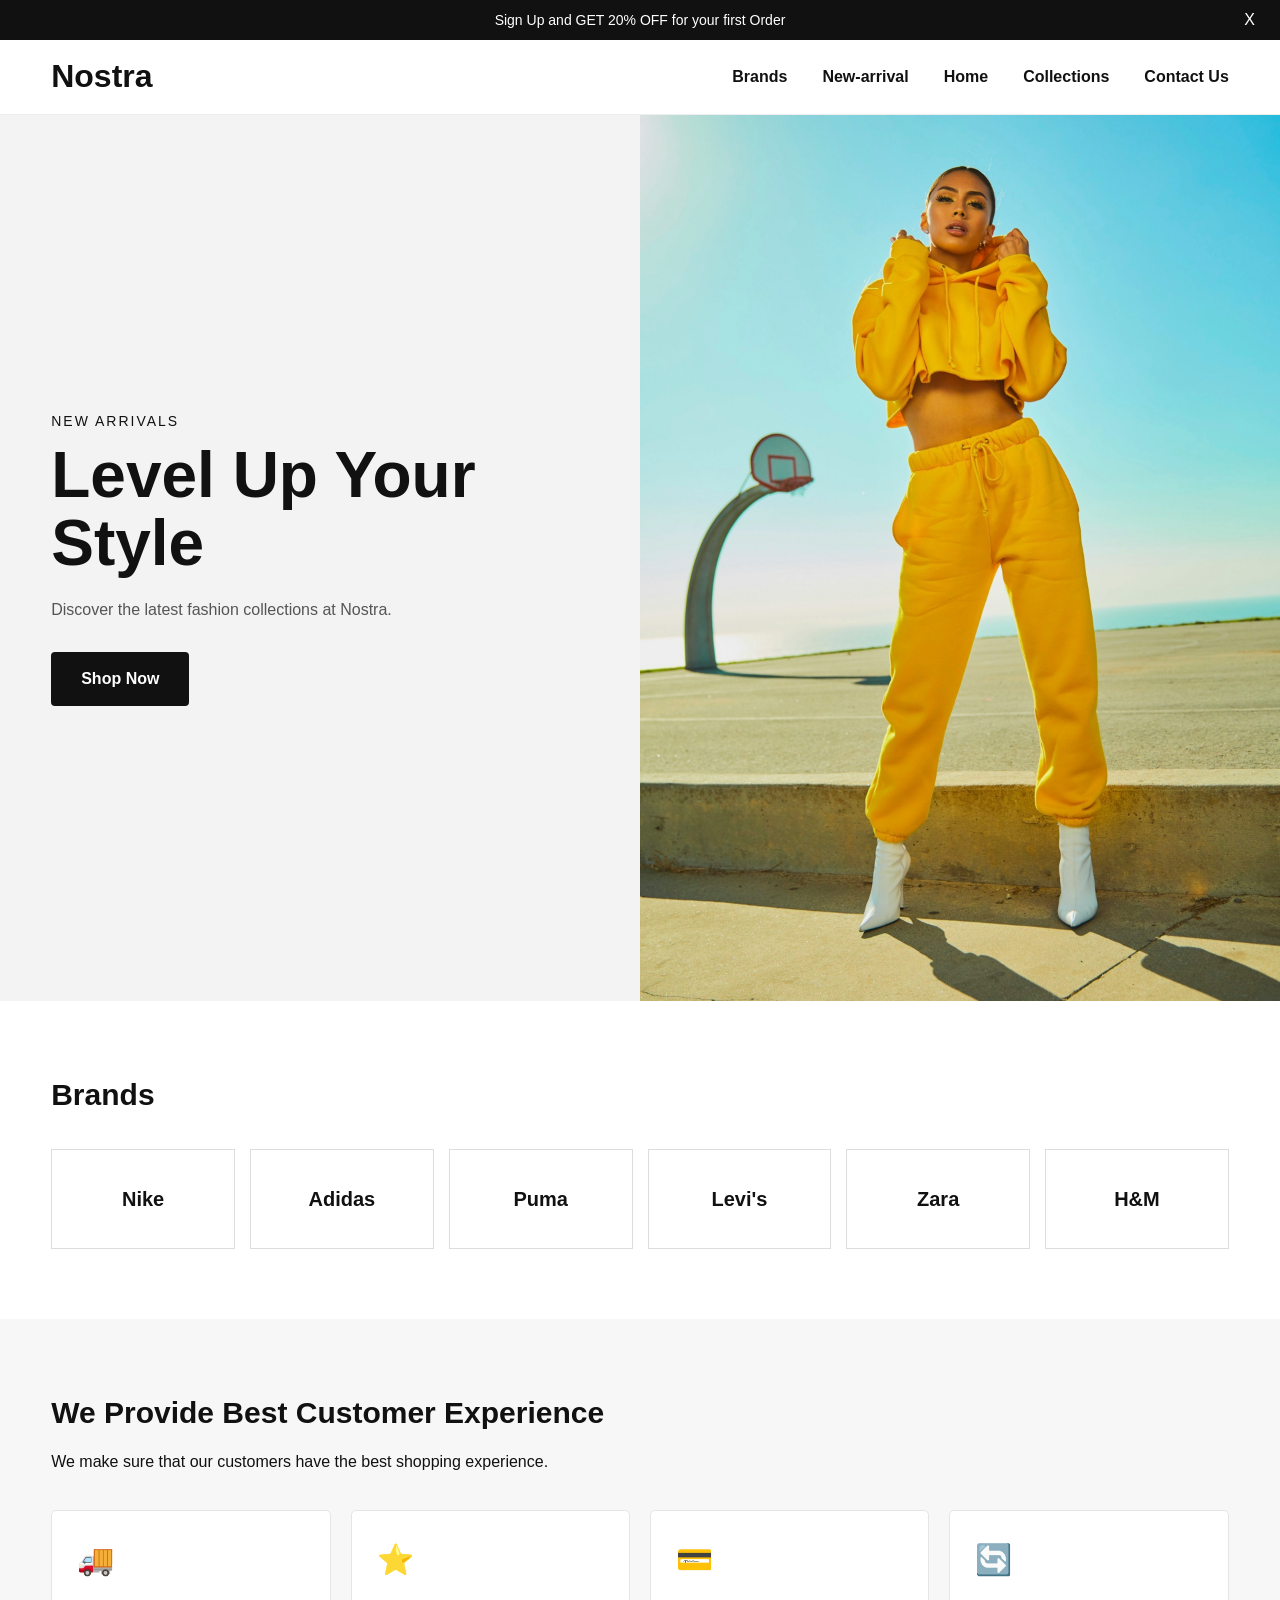
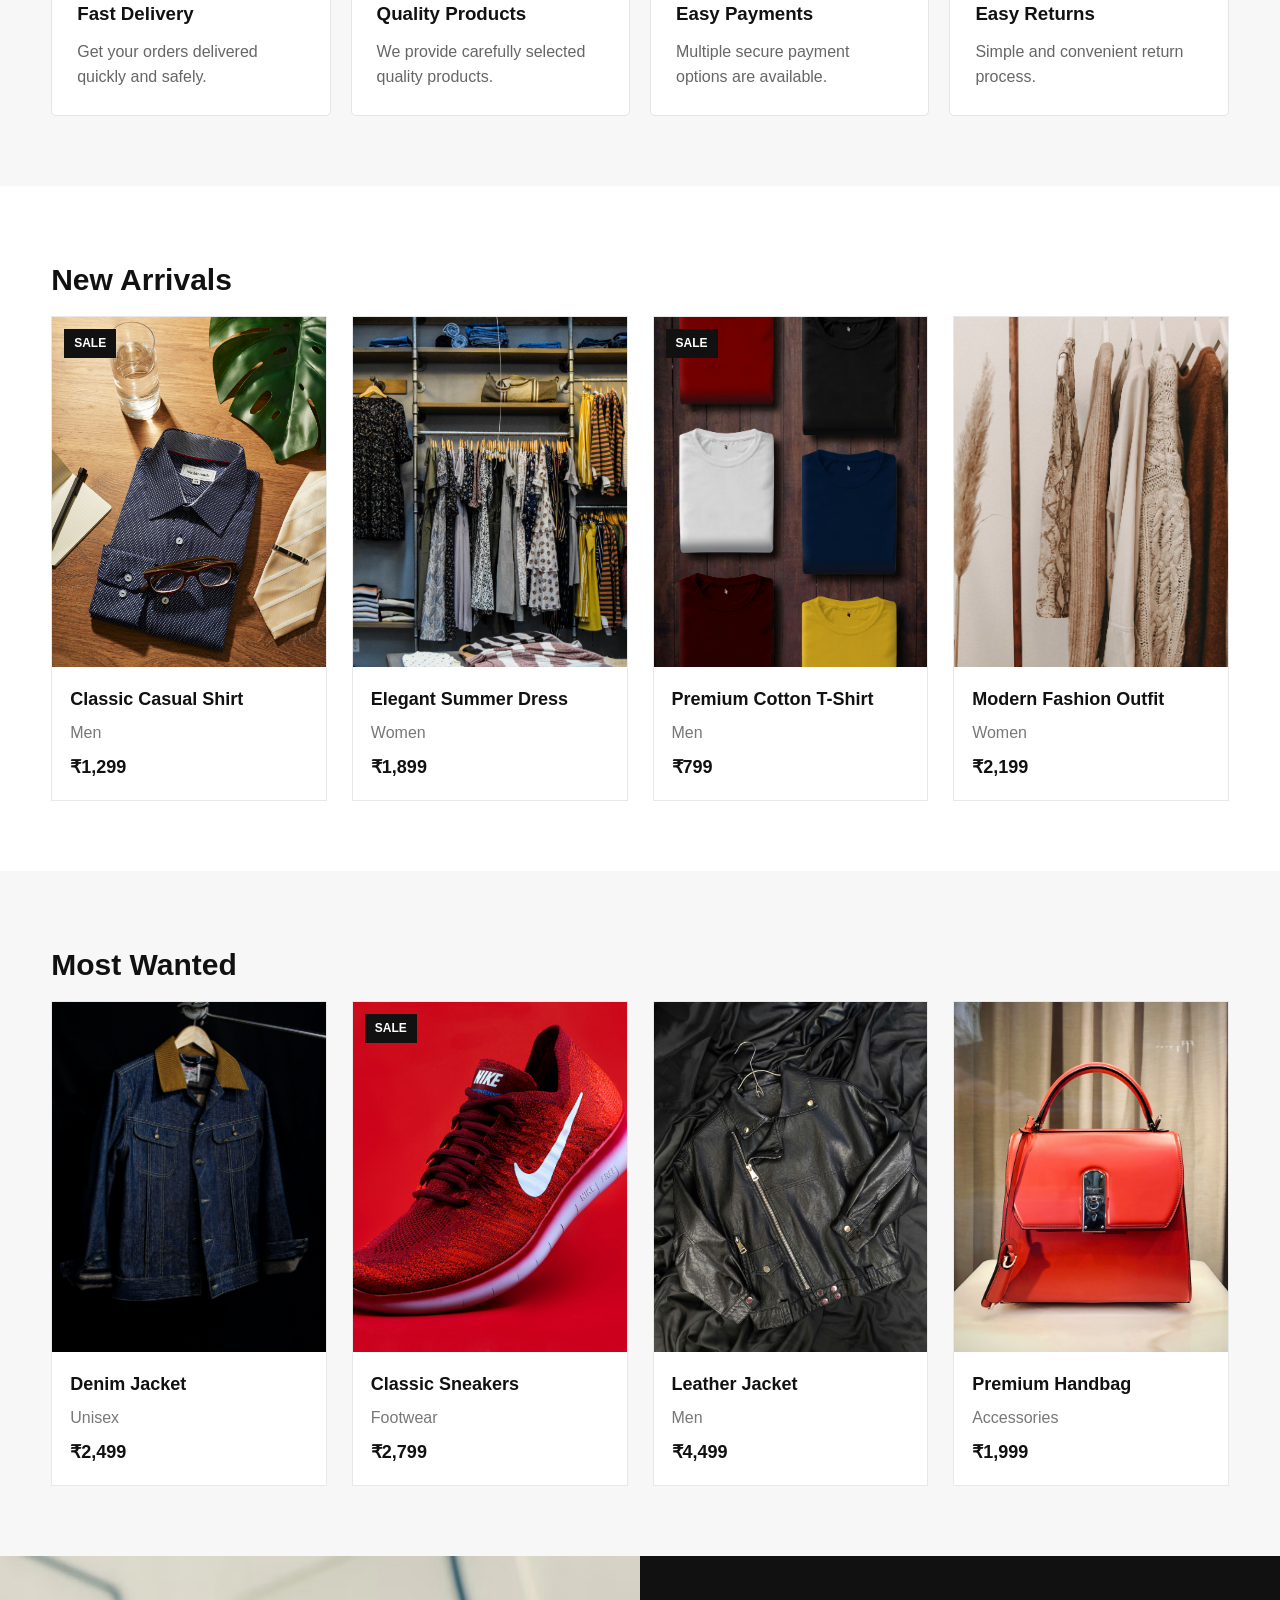
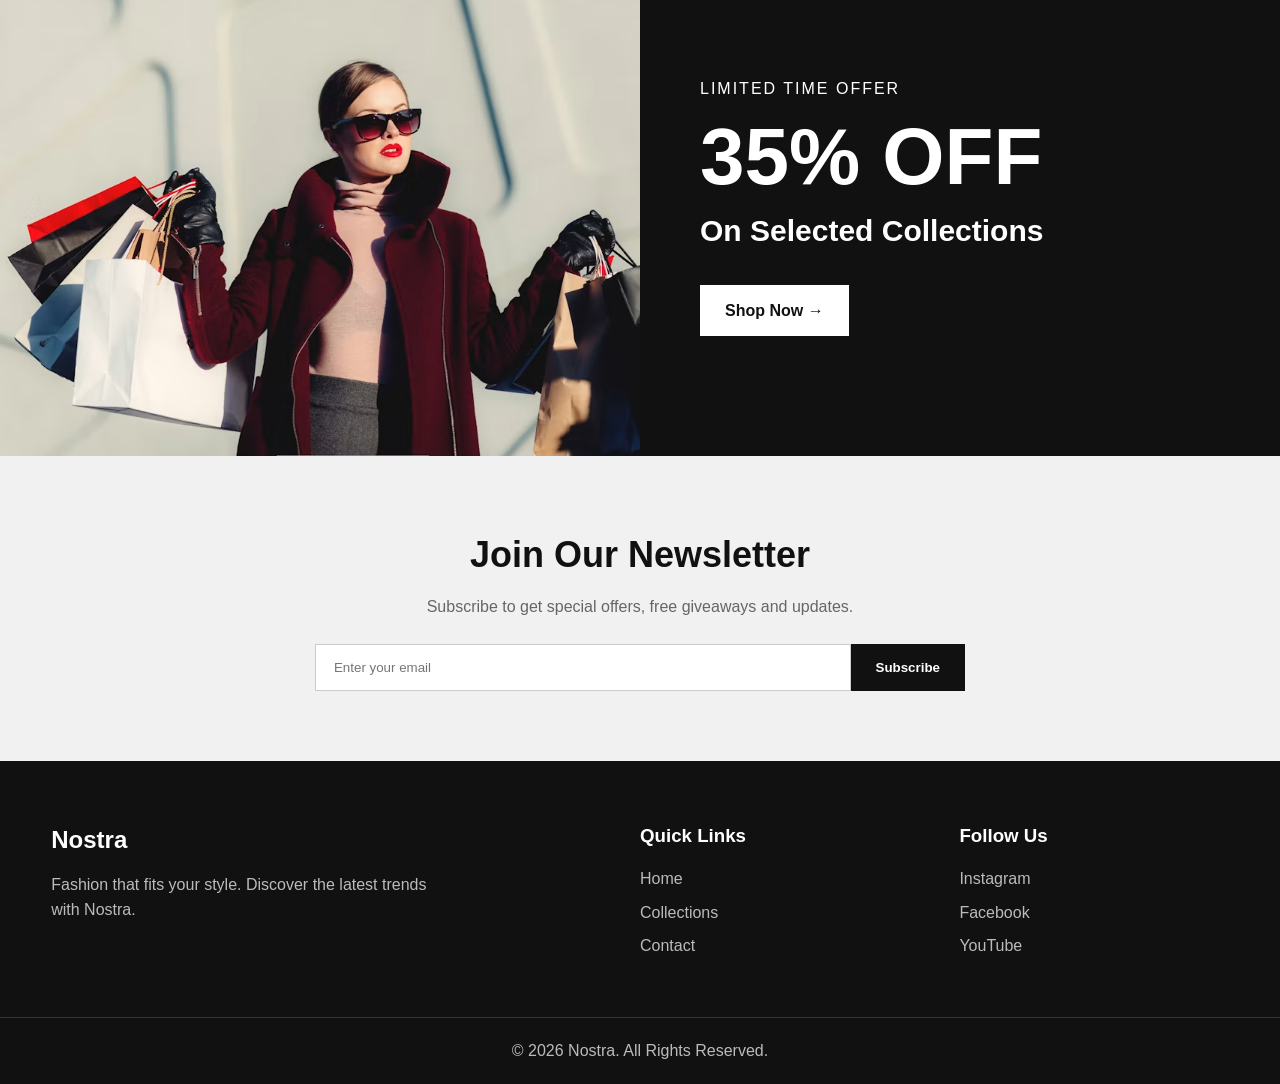
<file: index.html>
<!DOCTYPE html>
<html lang="en">

<head>
    <meta charset="UTF-8">
    <meta name="viewport" content="width=device-width, initial-scale=1.0">
    <title>Nostra | Fashion Store</title>
    <link rel="stylesheet" href="style.css">
</head>

<body>

    <!-- Offer Bar -->
    <div class="offer-bar">
        <p>Sign Up and GET 20% OFF for your first Order</p>
        <button id="offerClose">X</button>
    </div>

    <!-- Navbar -->
    <nav class="navbar">
        <div class="logo">Nostra</div>

        <ul class="nav-links" id="navLinks">
            <li><a href="#Brands">Brands</a></li>
            <li><a href="#New-arrival">New-arrival</a></li>
            <li><a href="index.html">Home</a></li>
            <li><a href="collections.html">Collections</a></li>
            <li><a href="contact.html">Contact Us</a></li>
        </ul>

        <button class="menu-btn" id="menuBtn">☰</button>
    </nav>

    <!-- Hero -->
    <section class="hero">

        <div class="hero-content">
            <p class="hero-small">New Arrivals</p>
            <h1>Level Up Your Style</h1>
            <p>Discover the latest fashion collections at Nostra.</p>

            <a href="collections.html" class="hero-btn">Shop Now</a>
        </div>

        <div class="hero-image">
            <img src="./image/fashion.jpg"
                alt="Fashion model">
        </div>

    </section>

    <!-- Brands -->
    <section class="section">
        <div class="container">

            <h2 id="Brands" class="section-title">Brands</h2>

            <div class="brands">
                <div class="brand">Nike</div>
                <div class="brand">Adidas</div>
                <div class="brand">Puma</div>
                <div class="brand">Levi's</div>
                <div class="brand">Zara</div>
                <div class="brand">H&M</div>
            </div>

        </div>
    </section>

    <!-- Customer Experience -->
    <section class="experience">
        <div class="container">

            <div class="section-heading-row">
                <div>
                    <h2 class="section-title">We Provide Best Customer Experience</h2>
                    <p>We make sure that our customers have the best shopping experience.</p>
                </div>
            </div>

            <div class="experience-grid">

                <div class="experience-card">
                    <span>🚚</span>
                    <h3>Fast Delivery</h3>
                    <p>Get your orders delivered quickly and safely.</p>
                </div>

                <div class="experience-card">
                    <span>⭐</span>
                    <h3>Quality Products</h3>
                    <p>We provide carefully selected quality products.</p>
                </div>

                <div class="experience-card">
                    <span>💳</span>
                    <h3>Easy Payments</h3>
                    <p>Multiple secure payment options are available.</p>
                </div>

                <div class="experience-card">
                    <span>🔄</span>
                    <h3>Easy Returns</h3>
                    <p>Simple and convenient return process.</p>
                </div>

            </div>

        </div>
    </section>

    <!-- New Arrivals -->
    <section id="New-arrival" class="section">
        <div class="container">

            <h2 class="section-title">New Arrivals</h2>

            <div class="product-grid">

                <div class="product-card">
                    <div class="product-image">
                        <span class="sale-tag">SALE</span>
                        <img src="./image/casual shirt.jpg"
                            alt="Casual shirt">
                    </div>

                    <div class="product-info">
                        <h3>Classic Casual Shirt</h3>
                        <p>Men</p>
                        <strong>₹1,299</strong>
                    </div>
                </div>

                <div class="product-card">
                    <div class="product-image">
                        <img src="./image/women dress.jpg"
                            alt="Women dress">
                    </div>

                    <div class="product-info">
                        <h3>Elegant Summer Dress</h3>
                        <p>Women</p>
                        <strong>₹1,899</strong>
                    </div>
                </div>

                <div class="product-card">
                    <div class="product-image">
                        <span class="sale-tag">SALE</span>
                        <img src="./image/tshirt.jpg"
                            alt="T-shirt">
                    </div>

                    <div class="product-info">
                        <h3>Premium Cotton T-Shirt</h3>
                        <p>Men</p>
                        <strong>₹799</strong>
                    </div>
                </div>

                <div class="product-card">
                    <div class="product-image">
                        <img src="./image/fashion outfit.jpg"
                            alt="Fashion outfit">
                    </div>

                    <div class="product-info">
                        <h3>Modern Fashion Outfit</h3>
                        <p>Women</p>
                        <strong>₹2,199</strong>
                    </div>
                </div>

            </div>

        </div>
    </section>

    <!-- Most Wanted -->
    <section class="section light-section">
        <div class="container">

            <h2 class="section-title">Most Wanted</h2>

            <div class="product-grid">

                <div class="product-card">
                    <div class="product-image">
                        <img src="./image/denim jacket.jpg"
                            alt="Denim jacket">
                    </div>

                    <div class="product-info">
                        <h3>Denim Jacket</h3>
                        <p>Unisex</p>
                        <strong>₹2,499</strong>
                    </div>
                </div>

                <div class="product-card">
                    <div class="product-image">
                        <span class="sale-tag">SALE</span>
                        <img src="./image/sneakers.jpg"
                            alt="Sneakers">
                    </div>

                    <div class="product-info">
                        <h3>Classic Sneakers</h3>
                        <p>Footwear</p>
                        <strong>₹2,799</strong>
                    </div>
                </div>

                <div class="product-card">
                    <div class="product-image">
                        <img src="./image/leatherjacket.jpg"
                            alt="Leather jacket">
                    </div>

                    <div class="product-info">
                        <h3>Leather Jacket</h3>
                        <p>Men</p>
                        <strong>₹4,499</strong>
                    </div>
                </div>

                <div class="product-card">
                    <div class="product-image">
                        <img src="./image/handbag.jpg"
                            alt="Handbag">
                    </div>

                    <div class="product-info">
                        <h3>Premium Handbag</h3>
                        <p>Accessories</p>
                        <strong>₹1,999</strong>
                    </div>
                </div>

            </div>

        </div>
    </section>

    <!-- Limited Offer -->
    <section class="limited-offer">
        <div class="limited-image">
            <img src="./image/offer fashion.avif"
                alt="Limited fashion offer">
        </div>

        <div class="limited-content">
            <p>Limited Time Offer</p>
            <h2>35% OFF</h2>
            <h3>On Selected Collections</h3>
            <a href="collections.html">Shop Now →</a>
        </div>
    </section>

    <!-- Newsletter -->
    <section class="newsletter">
        <div class="container">

            <h2>Join Our Newsletter</h2>
            <p>Subscribe to get special offers, free giveaways and updates.</p>

            <form id="newsletterForm">
                <input type="email" id="newsletterEmail" placeholder="Enter your email" required>
                <button type="submit">Subscribe</button>
            </form>

        </div>
    </section>

    <!-- Footer -->
    <footer class="footer">

        <div class="container footer-grid">

            <div>
                <h2>Nostra</h2>
                <p>
                    Fashion that fits your style.
                    Discover the latest trends with Nostra.
                </p>
            </div>

            <div>
                <h3>Quick Links</h3>
                <a href="index.html">Home</a>
                <a href="collections.html">Collections</a>
                <a href="contact.html">Contact</a>
            </div>

            <div>
                <h3>Follow Us</h3>
                <a href="#">Instagram</a>
                <a href="#">Facebook</a>
                <a href="#">YouTube</a>
            </div>

        </div>

        <div class="copyright">
            <p>© 2026 Nostra. All Rights Reserved.</p>
        </div>

    </footer>

    <script src="script.js"></script>

</body>

</html>
</file>
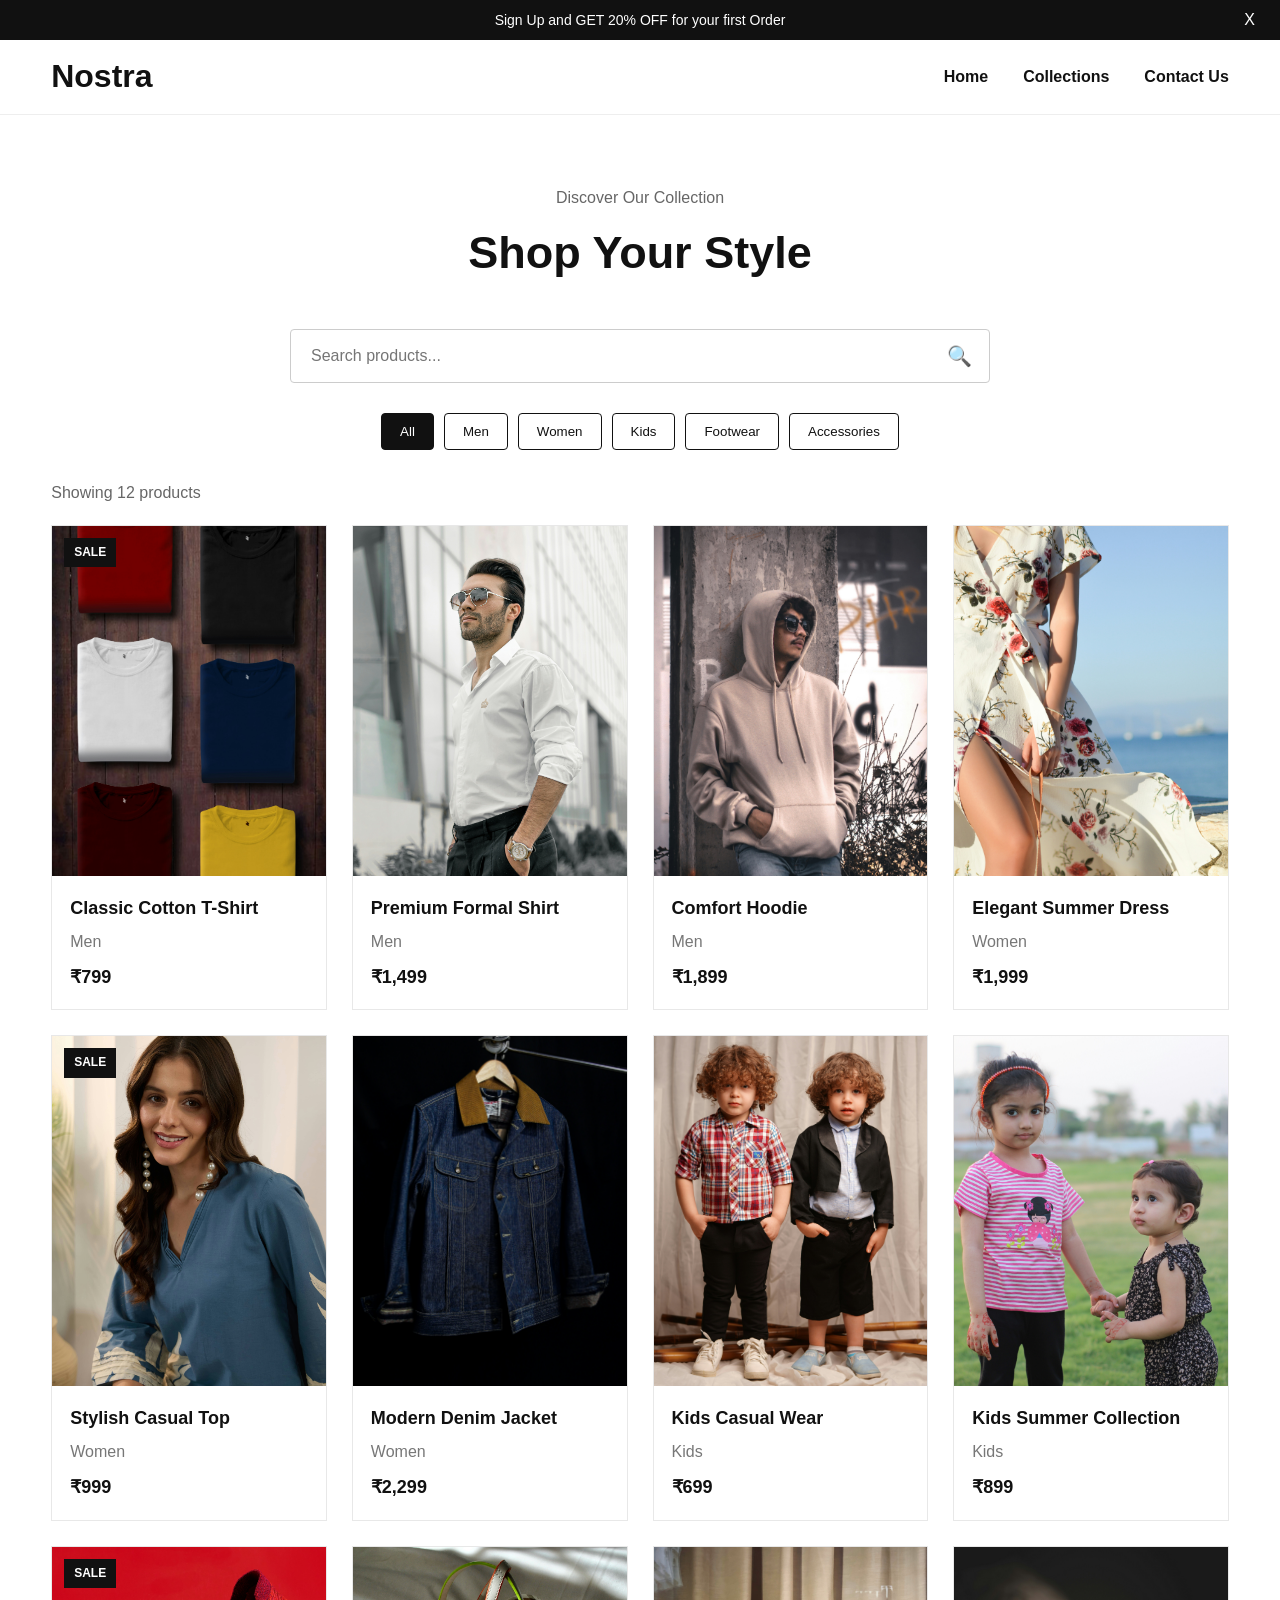
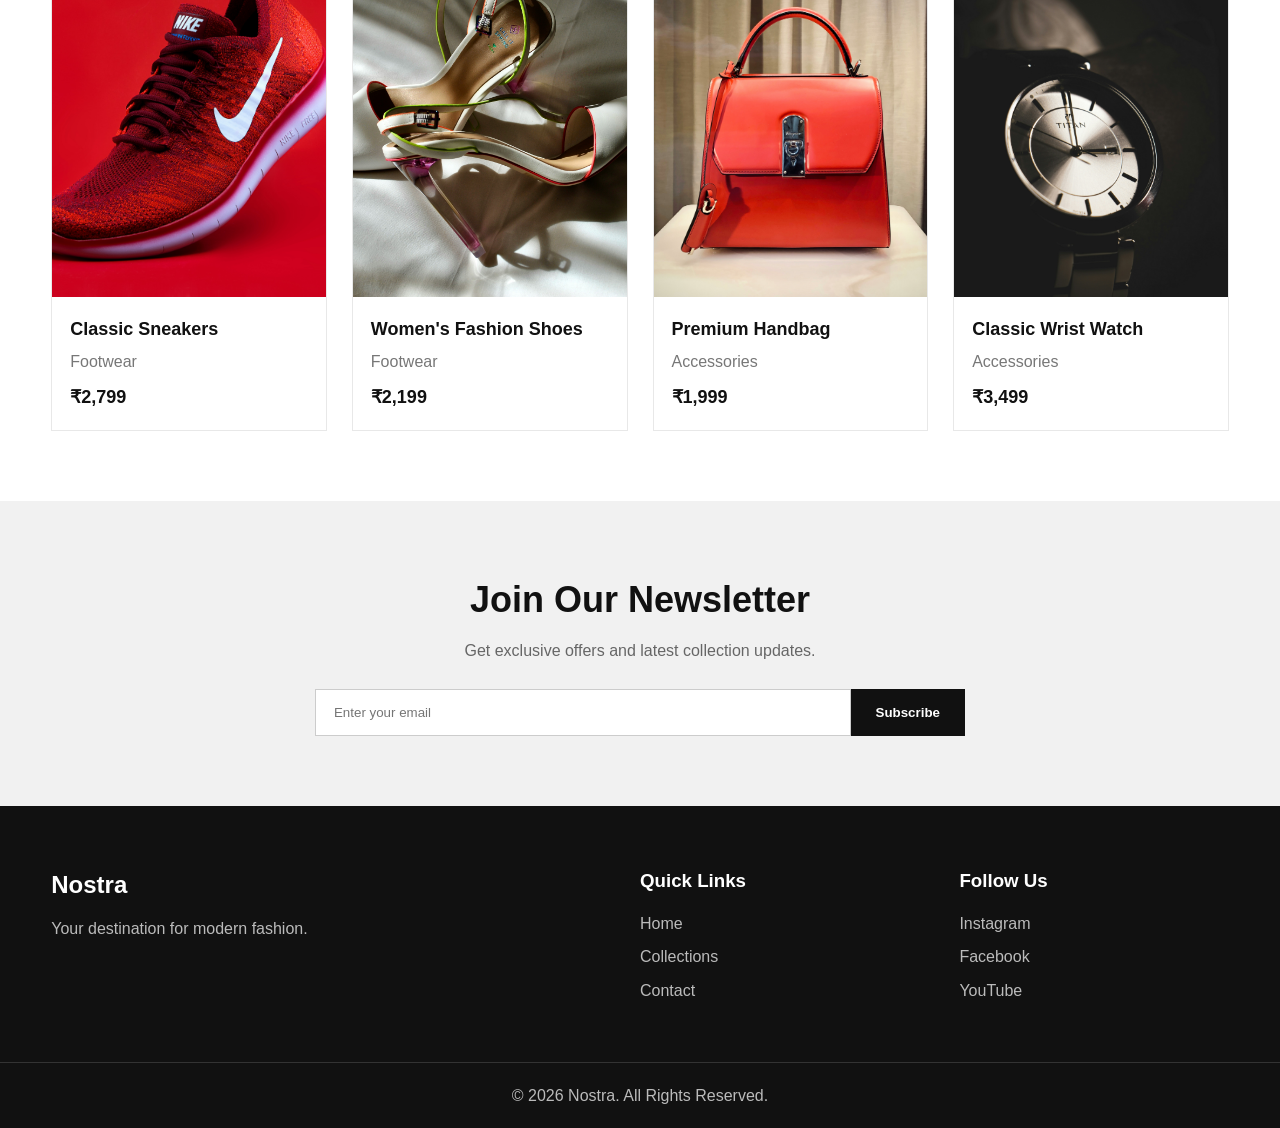
<file: collections.html>
<!DOCTYPE html>
<html lang="en">

<head>
    <meta charset="UTF-8">
    <meta name="viewport" content="width=device-width, initial-scale=1.0">
    <title>Nostra | Collections</title>
    <link rel="stylesheet" href="style.css">
</head>

<body>

    <!-- Offer Bar -->
    <div class="offer-bar">
        <p>Sign Up and GET 20% OFF for your first Order</p>
        <button id="offerClose">X</button>
    </div>

    <!-- Navbar -->
    <nav class="navbar">

        <div class="logo">Nostra</div>

        <ul class="nav-links" id="navLinks">
            <li><a href="index.html">Home</a></li>
            <li><a href="collections.html">Collections</a></li>
            <li><a href="contact.html">Contact Us</a></li>
        </ul>

        <button class="menu-btn" id="menuBtn">☰</button>

    </nav>

    <!-- Collections -->
    <main class="collections-page">

        <div class="container">

            <div class="collections-header">
                <p>Discover Our Collection</p>
                <h1>Shop Your Style</h1>
            </div>

            <!-- Search -->
            <div class="search-container">
                <input
                    type="text"
                    id="searchInput"
                    placeholder="Search products..."
                    autocomplete="off"
                >
                <span>🔍</span>
            </div>

            <!-- Filters -->
            <div class="filter-container">

                <button class="filter-btn active" data-filter="all">
                    All
                </button>

                <button class="filter-btn" data-filter="men">
                    Men
                </button>

                <button class="filter-btn" data-filter="women">
                    Women
                </button>

                <button class="filter-btn" data-filter="kids">
                    Kids
                </button>

                <button class="filter-btn" data-filter="footwear">
                    Footwear
                </button>

                <button class="filter-btn" data-filter="accessories">
                    Accessories
                </button>

            </div>

            <!-- Product count -->
            <div class="result-info">
                <p id="productCount">Showing 12 products</p>
            </div>

            <!-- Products -->
            <div class="collection-grid" id="productContainer">

                <!-- Product 1 -->
                <div class="collection-card" data-category="men">
                    <div class="collection-image">
                        <span class="sale-tag">SALE</span>

                        <img
                            src="./image/tshirt.jpg"
                            alt="Men T Shirt"
                        >
                    </div>

                    <div class="collection-info">
                        <h3>Classic Cotton T-Shirt</h3>
                        <p>Men</p>
                        <strong>₹799</strong>
                    </div>
                </div>

                <!-- Product 2 -->
                <div class="collection-card" data-category="men">
                    <div class="collection-image">
                        <img
                            src="./image/Premium Formal Shirt.jpg"
                            alt="Men Shirt"
                        >
                    </div>

                    <div class="collection-info">
                        <h3>Premium Formal Shirt</h3>
                        <p>Men</p>
                        <strong>₹1,499</strong>
                    </div>
                </div>

                <!-- Product 3 -->
                <div class="collection-card" data-category="men">
                    <div class="collection-image">
                        <img
                            src="./image/Comfort Hoodie.jpg"
                            alt="Men Hoodie"
                        >
                    </div>

                    <div class="collection-info">
                        <h3>Comfort Hoodie</h3>
                        <p>Men</p>
                        <strong>₹1,899</strong>
                    </div>
                </div>

                <!-- Product 4 -->
                <div class="collection-card" data-category="women">
                    <div class="collection-image">
                        <img
                            src="./image/Elegant Summer Dress.jpg"
                            alt="Women dress"
                        >
                    </div>

                    <div class="collection-info">
                        <h3>Elegant Summer Dress</h3>
                        <p>Women</p>
                        <strong>₹1,999</strong>
                    </div>
                </div>

                <!-- Product 5 -->
                <div class="collection-card" data-category="women">
                    <div class="collection-image">
                        <span class="sale-tag">SALE</span>

                        <img
                            src="./image/Stylish Casual Top.jpg"
                            alt="Women top"
                        >
                    </div>

                    <div class="collection-info">
                        <h3>Stylish Casual Top</h3>
                        <p>Women</p>
                        <strong>₹999</strong>
                    </div>
                </div>

                <!-- Product 6 -->
                <div class="collection-card" data-category="women">
                    <div class="collection-image">
                        <img
                            src="./image/denim jacket.jpg"
                            alt="Women jacket"
                        >
                    </div>

                    <div class="collection-info">
                        <h3>Modern Denim Jacket</h3>
                        <p>Women</p>
                        <strong>₹2,299</strong>
                    </div>
                </div>

                <!-- Product 7 -->
                <div class="collection-card" data-category="kids">
                    <div class="collection-image">
                        <img
                            src="./image/Kids Casual Wear.jpg"
                            alt="Kids clothes"
                        >
                    </div>

                    <div class="collection-info">
                        <h3>Kids Casual Wear</h3>
                        <p>Kids</p>
                        <strong>₹699</strong>
                    </div>
                </div>

                <!-- Product 8 -->
                <div class="collection-card" data-category="kids">
                    <div class="collection-image">
                        <img
                            src="./image/Kids Summer Collection.jpg"
                            alt="Kids fashion"
                        >
                    </div>

                    <div class="collection-info">
                        <h3>Kids Summer Collection</h3>
                        <p>Kids</p>
                        <strong>₹899</strong>
                    </div>
                </div>

                <!-- Product 9 -->
                <div class="collection-card" data-category="footwear">
                    <div class="collection-image">
                        <span class="sale-tag">SALE</span>

                        <img
                            src="./image/sneakers.jpg"
                            alt="Sneakers"
                        >
                    </div>

                    <div class="collection-info">
                        <h3>Classic Sneakers</h3>
                        <p>Footwear</p>
                        <strong>₹2,799</strong>
                    </div>
                </div>

                <!-- Product 10 -->
                <div class="collection-card" data-category="footwear">
                    <div class="collection-image">
                        <img
                            src="./image/Women's Fashion Shoes.jpg"
                            alt="Women shoes"
                        >
                    </div>

                    <div class="collection-info">
                        <h3>Women's Fashion Shoes</h3>
                        <p>Footwear</p>
                        <strong>₹2,199</strong>
                    </div>
                </div>

                <!-- Product 11 -->
                <div class="collection-card" data-category="accessories">
                    <div class="collection-image">
                        <img
                            src="./image/handbag.jpg"
                            alt="Handbag"
                        >
                    </div>

                    <div class="collection-info">
                        <h3>Premium Handbag</h3>
                        <p>Accessories</p>
                        <strong>₹1,999</strong>
                    </div>
                </div>

                <!-- Product 12 -->
                <div class="collection-card" data-category="accessories">
                    <div class="collection-image">
                        <img
                            src="./image/Classic Wrist Watch.jpg"
                            alt="Watch"
                        >
                    </div>

                    <div class="collection-info">
                        <h3>Classic Wrist Watch</h3>
                        <p>Accessories</p>
                        <strong>₹3,499</strong>
                    </div>
                </div>

            </div>

            <!-- No result -->
            <div class="no-result" id="noResult">
                <h2>No Products Found</h2>
                <p>Try another search or category.</p>
            </div>

        </div>

    </main>

    <!-- Newsletter -->
    <section class="newsletter">
        <div class="container">

            <h2>Join Our Newsletter</h2>
            <p>Get exclusive offers and latest collection updates.</p>

            <form id="newsletterForm">
                <input
                    type="email"
                    id="newsletterEmail"
                    placeholder="Enter your email"
                    required
                >
                <button type="submit">Subscribe</button>
            </form>

        </div>
    </section>

    <!-- Footer -->
    <footer class="footer">

        <div class="container footer-grid">

            <div>
                <h2>Nostra</h2>
                <p>Your destination for modern fashion.</p>
            </div>

            <div>
                <h3>Quick Links</h3>
                <a href="index.html">Home</a>
                <a href="collections.html">Collections</a>
                <a href="contact.html">Contact</a>
            </div>

            <div>
                <h3>Follow Us</h3>
                <a href="#">Instagram</a>
                <a href="#">Facebook</a>
                <a href="#">YouTube</a>
            </div>

        </div>

        <div class="copyright">
            <p>© 2026 Nostra. All Rights Reserved.</p>
        </div>

    </footer>

    <script src="script.js"></script>

</body>

</html>
</file>
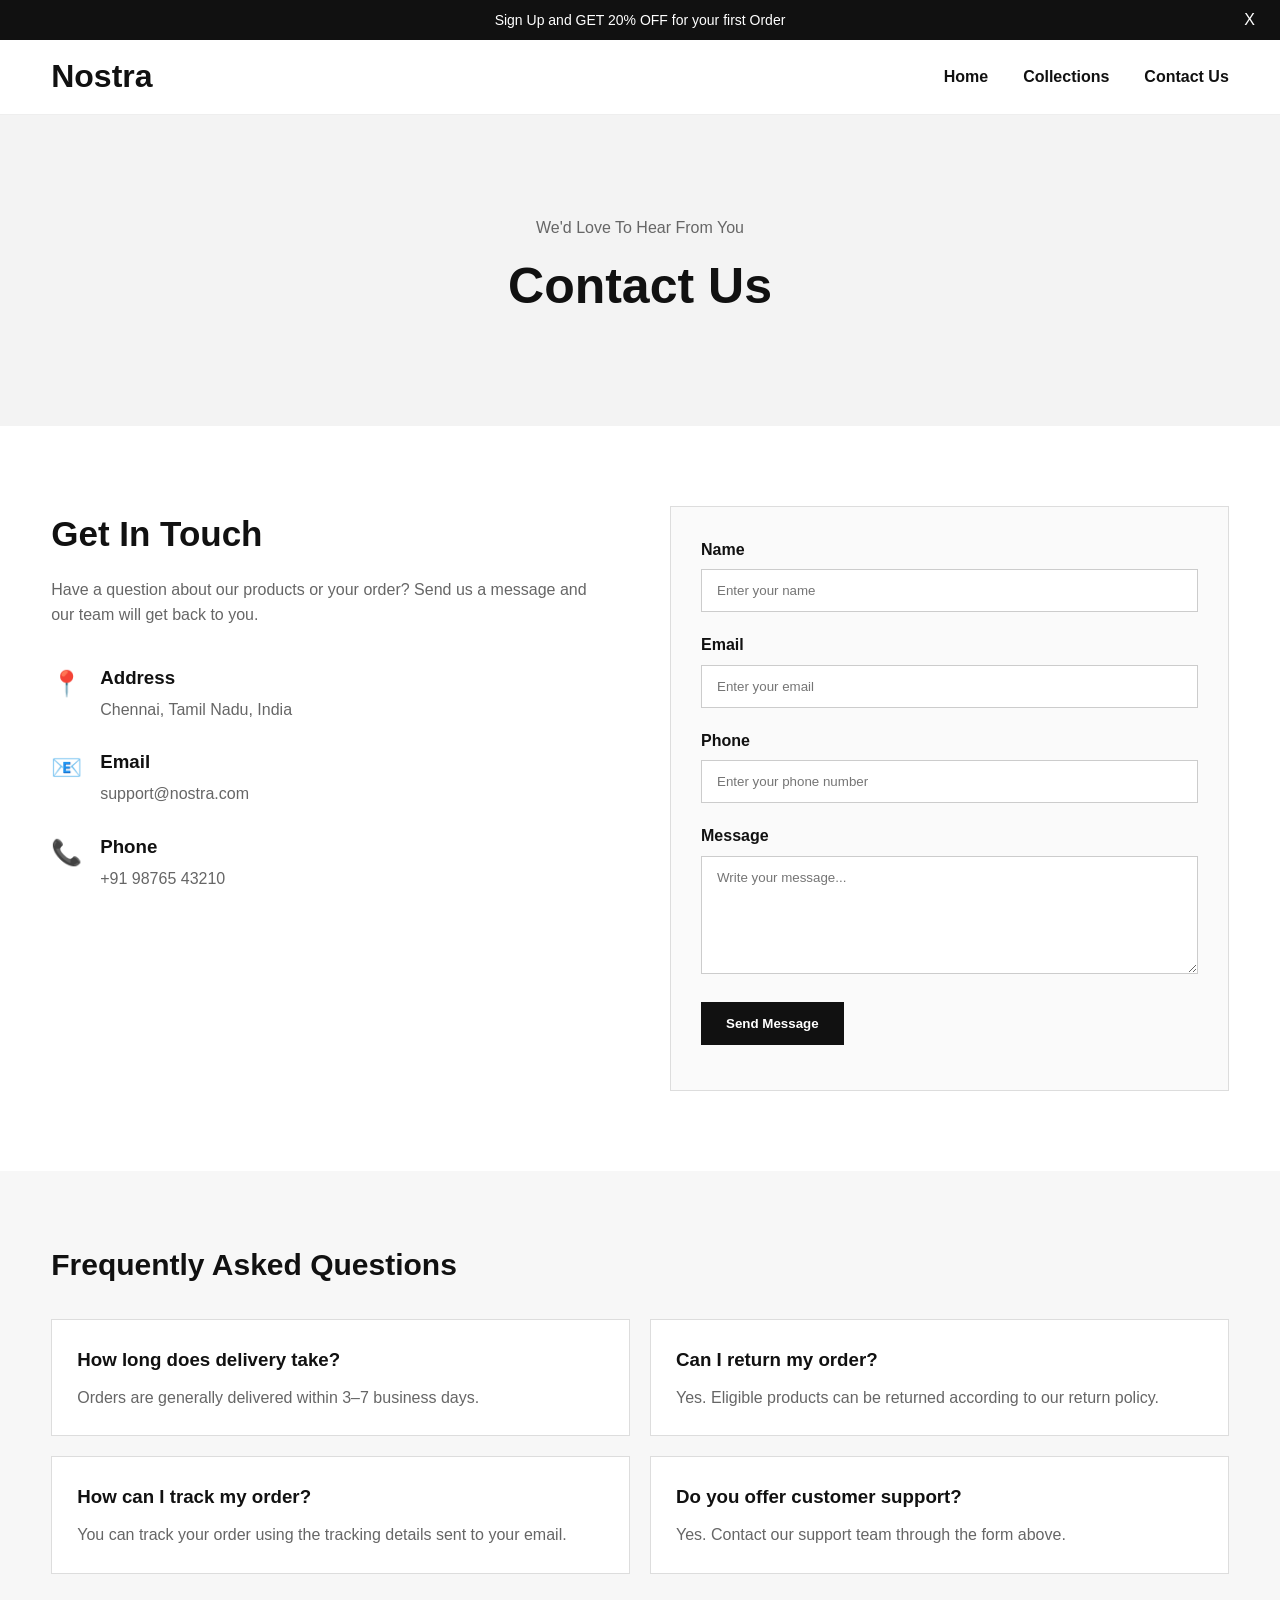
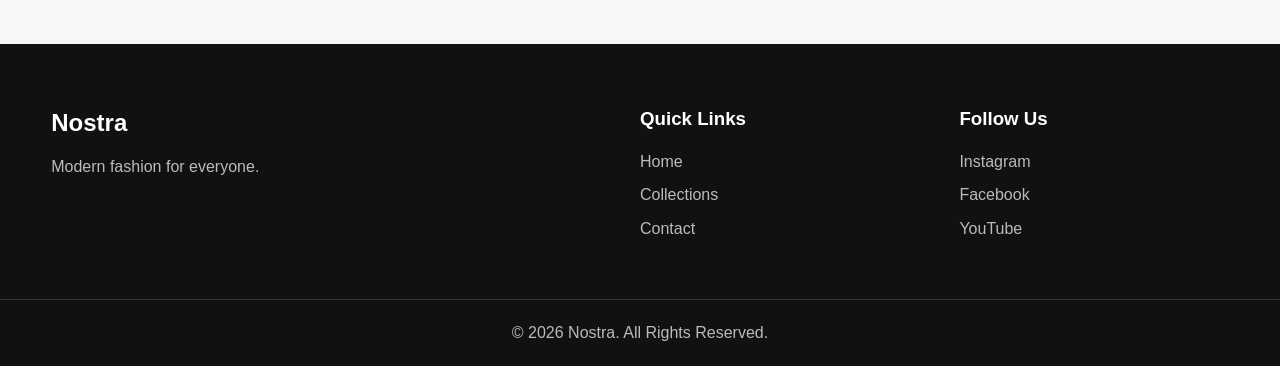
<file: contact.html>
<!DOCTYPE html>
<html lang="en">

<head>
    <meta charset="UTF-8">
    <meta name="viewport" content="width=device-width, initial-scale=1.0">
    <title>Nostra | Contact Us</title>
    <link rel="stylesheet" href="style.css">
</head>

<body>

    <!-- Offer Bar -->
    <div class="offer-bar">
        <p>Sign Up and GET 20% OFF for your first Order</p>
        <button id="offerClose">X</button>
    </div>

    <!-- Navbar -->
    <nav class="navbar">

        <div class="logo">Nostra</div>

        <ul class="nav-links" id="navLinks">
            <li><a href="index.html">Home</a></li>
            <li><a href="collections.html">Collections</a></li>
            <li><a href="contact.html">Contact Us</a></li>
        </ul>

        <button class="menu-btn" id="menuBtn">☰</button>

    </nav>

    <!-- Contact Header -->
    <section class="contact-header">

        <div class="container">

            <p>We'd Love To Hear From You</p>
            <h1>Contact Us</h1>

        </div>

    </section>

    <!-- Contact -->
    <section class="contact-section">

        <div class="container contact-grid">

            <!-- Contact Info -->
            <div class="contact-info">

                <h2>Get In Touch</h2>

                <p>
                    Have a question about our products or your order?
                    Send us a message and our team will get back to you.
                </p>

                <div class="contact-item">
                    <span>📍</span>
                    <div>
                        <h3>Address</h3>
                        <p>Chennai, Tamil Nadu, India</p>
                    </div>
                </div>

                <div class="contact-item">
                    <span>📧</span>
                    <div>
                        <h3>Email</h3>
                        <p>support@nostra.com</p>
                    </div>
                </div>

                <div class="contact-item">
                    <span>📞</span>
                    <div>
                        <h3>Phone</h3>
                        <p>+91 98765 43210</p>
                    </div>
                </div>

            </div>

            <!-- Contact Form -->
            <div class="contact-form-container">

                <form id="contactForm">

                    <div class="form-group">
                        <label for="name">Name</label>

                        <input
                            type="text"
                            id="name"
                            placeholder="Enter your name"
                            required
                        >
                    </div>

                    <div class="form-group">
                        <label for="email">Email</label>

                        <input
                            type="email"
                            id="email"
                            placeholder="Enter your email"
                            required
                        >
                    </div>

                    <div class="form-group">
                        <label for="phone">Phone</label>

                        <input
                            type="tel"
                            id="phone"
                            placeholder="Enter your phone number"
                        >
                    </div>

                    <div class="form-group">
                        <label for="message">Message</label>

                        <textarea
                            id="message"
                            rows="6"
                            placeholder="Write your message..."
                            required
                        ></textarea>
                    </div>

                    <button type="submit" class="submit-btn">
                        Send Message
                    </button>

                    <p id="formMessage"></p>

                </form>

            </div>

        </div>

    </section>

    <!-- FAQ -->
    <section class="faq-section">

        <div class="container">

            <h2 class="section-title">Frequently Asked Questions</h2>

            <div class="faq-grid">

                <div class="faq-card">
                    <h3>How long does delivery take?</h3>
                    <p>Orders are generally delivered within 3–7 business days.</p>
                </div>

                <div class="faq-card">
                    <h3>Can I return my order?</h3>
                    <p>Yes. Eligible products can be returned according to our return policy.</p>
                </div>

                <div class="faq-card">
                    <h3>How can I track my order?</h3>
                    <p>You can track your order using the tracking details sent to your email.</p>
                </div>

                <div class="faq-card">
                    <h3>Do you offer customer support?</h3>
                    <p>Yes. Contact our support team through the form above.</p>
                </div>

            </div>

        </div>

    </section>

    <!-- Footer -->
    <footer class="footer">

        <div class="container footer-grid">

            <div>
                <h2>Nostra</h2>
                <p>Modern fashion for everyone.</p>
            </div>

            <div>
                <h3>Quick Links</h3>
                <a href="index.html">Home</a>
                <a href="collections.html">Collections</a>
                <a href="contact.html">Contact</a>
            </div>

            <div>
                <h3>Follow Us</h3>
                <a href="#">Instagram</a>
                <a href="#">Facebook</a>
                <a href="#">YouTube</a>
            </div>

        </div>

        <div class="copyright">
            <p>© 2026 Nostra. All Rights Reserved.</p>
        </div>

    </footer>

    <script src="script.js"></script>

</body>

</html>
</file>
<file: style.css>
/* =========================
   RESET
========================= */

* {
    margin: 0;
    padding: 0;
    box-sizing: border-box;
}

html {
    scroll-behavior: smooth;
}

body {
    font-family: Arial, Helvetica, sans-serif;
    color: #111;
    background: #fff;
    line-height: 1.6;
}

img {
    width: 100%;
    display: block;
}

a {
    text-decoration: none;
    color: inherit;
}

button,
input,
textarea {
    font-family: inherit;
}

/* =========================
   COMMON
========================= */

.container {
    width: min(1200px, 92%);
    margin: auto;
}

.section {
    padding: 70px 0;
}

.light-section {
    background: #f7f7f7;
}

.section-title {
    font-size: 30px;
    margin-bottom: 12px;
}

.section-heading-row {
    margin-bottom: 35px;
}

/* =========================
   OFFER BAR
========================= */

.offer-bar {
    min-height: 40px;
    padding: 8px 20px;
    background: #111;
    color: #fff;

    display: flex;
    align-items: center;
    justify-content: center;
    position: relative;
}

.offer-bar p {
    font-size: 14px;
    text-align: center;
}

.offer-bar button {
    position: absolute;
    right: 25px;

    background: transparent;
    color: #fff;
    border: none;

    font-size: 16px;
    cursor: pointer;
}

/* =========================
   NAVBAR
========================= */

.navbar {
    min-height: 75px;
    padding: 0 4%;

    display: flex;
    align-items: center;
    justify-content: space-between;

    background: #fff;
    border-bottom: 1px solid #eee;

    position: sticky;
    top: 0;
    z-index: 1000;
}

.logo {
    font-size: 32px;
    font-weight: 800;
}

.nav-links {
    display: flex;
    align-items: center;
    gap: 35px;

    list-style: none;
}

.nav-links a {
    font-size: 16px;
    font-weight: 600;
    transition: color 0.3s ease;
}

.nav-links a:hover {
    color: #555;
}

.menu-btn {
    display: none;

    border: none;
    background: transparent;

    font-size: 28px;
    cursor: pointer;
}

/* =========================
   HERO
========================= */

.hero {
    min-height: 600px;

    display: grid;
    grid-template-columns: 1fr 1fr;

    background: #f3f3f3;
}

.hero-content {
    padding: 80px 8%;

    display: flex;
    flex-direction: column;
    justify-content: center;
    align-items: flex-start;
}

.hero-small {
    text-transform: uppercase;
    letter-spacing: 2px;
    font-size: 14px;
    margin-bottom: 10px;
}

.hero-content h1 {
    font-size: clamp(42px, 5vw, 70px);
    line-height: 1.05;
    margin-bottom: 20px;
}

.hero-content p:not(.hero-small) {
    max-width: 450px;
    color: #555;
    margin-bottom: 30px;
}

.hero-btn {
    background: #111;
    color: #fff;

    padding: 14px 30px;

    border-radius: 4px;

    font-weight: 600;
    transition: 0.3s ease;
}

.hero-btn:hover {
    background: #333;
}

.hero-image {
    min-height: 600px;
}

.hero-image img {
    width: 100%;
    height: 100%;
    object-fit: cover;
}

/* =========================
   BRANDS
========================= */

.brands {
    display: grid;
    grid-template-columns: repeat(6, 1fr);
    gap: 15px;
    margin-top: 30px;
}

.brand {
    min-height: 100px;

    display: flex;
    align-items: center;
    justify-content: center;

    border: 1px solid #ddd;

    font-size: 20px;
    font-weight: 700;
}

/* =========================
   EXPERIENCE
========================= */

.experience {
    padding: 70px 0;
    background: #f7f7f7;
}

.experience-grid {
    display: grid;
    grid-template-columns: repeat(4, 1fr);
    gap: 20px;
}

.experience-card {
    background: #fff;
    border: 1px solid #e5e5e5;

    padding: 25px;

    border-radius: 5px;
}

.experience-card span {
    font-size: 30px;
    display: block;
    margin-bottom: 15px;
}

.experience-card h3 {
    margin-bottom: 10px;
}

.experience-card p {
    color: #666;
}

/* =========================
   PRODUCTS
========================= */

.product-grid,
.collection-grid {
    display: grid;
    grid-template-columns: repeat(4, 1fr);
    gap: 25px;
}

.product-card,
.collection-card {
    overflow: hidden;
    background: #fff;
    border: 1px solid #e8e8e8;

    transition:
        transform 0.25s ease,
        box-shadow 0.25s ease;
}

.product-card:hover,
.collection-card:hover {
    transform: translateY(-5px);

    box-shadow: 0 8px 25px rgba(0, 0, 0, 0.08);
}

.product-image,
.collection-image {
    position: relative;
    height: 350px;
    overflow: hidden;
    background: #eee;
}

.product-image img,
.collection-image img {
    height: 100%;
    object-fit: cover;

    transition: transform 0.4s ease;
}

.product-card:hover img,
.collection-card:hover img {
    transform: scale(1.04);
}

.sale-tag {
    position: absolute;
    top: 12px;
    left: 12px;

    z-index: 2;

    padding: 5px 10px;

    background: #111;
    color: #fff;

    font-size: 12px;
    font-weight: 700;
}

.product-info,
.collection-info {
    padding: 18px;
}

.product-info h3,
.collection-info h3 {
    margin-bottom: 6px;
    font-size: 18px;
}

.product-info p,
.collection-info p {
    color: #777;
    margin-bottom: 8px;
}

.product-info strong,
.collection-info strong {
    font-size: 18px;
}

/* =========================
   LIMITED OFFER
========================= */

.limited-offer {
    min-height: 500px;

    display: grid;
    grid-template-columns: 1fr 1fr;

    background: #111;
    color: #fff;
}

.limited-image {
    min-height: 500px;
}

.limited-image img {
    height: 100%;
    object-fit: cover;
}

.limited-content {
    padding: 60px;

    display: flex;
    flex-direction: column;
    justify-content: center;
    align-items: flex-start;
}

.limited-content p {
    text-transform: uppercase;
    letter-spacing: 2px;
    margin-bottom: 15px;
}

.limited-content h2 {
    font-size: 80px;
    line-height: 1;
}

.limited-content h3 {
    font-size: 30px;
    margin: 10px 0 30px;
}

.limited-content a {
    background: #fff;
    color: #111;

    padding: 13px 25px;

    font-weight: 700;
}

/* =========================
   NEWSLETTER
========================= */

.newsletter {
    padding: 70px 20px;

    background: #f1f1f1;

    text-align: center;
}

.newsletter h2 {
    font-size: 36px;
    margin-bottom: 10px;
}

.newsletter p {
    color: #666;
    margin-bottom: 25px;
}

.newsletter form {
    width: min(650px, 100%);
    margin: auto;

    display: flex;
}

.newsletter input {
    flex: 1;

    min-width: 0;

    padding: 15px 18px;

    border: 1px solid #ccc;
    outline: none;
}

.newsletter button {
    border: none;

    padding: 15px 25px;

    background: #111;
    color: #fff;

    cursor: pointer;
    font-weight: 700;
}

/* =========================
   FOOTER
========================= */

.footer {
    background: #111;
    color: #fff;
    padding-top: 60px;
}

.footer-grid {
    display: grid;
    grid-template-columns: 2fr 1fr 1fr;
    gap: 50px;

    padding-bottom: 50px;
}

.footer h2 {
    margin-bottom: 12px;
}

.footer h3 {
    margin-bottom: 15px;
}

.footer p {
    color: #bbb;
    max-width: 400px;
}

.footer a {
    display: block;

    color: #bbb;

    margin-bottom: 8px;

    transition: color 0.3s ease;
}

.footer a:hover {
    color: #fff;
}

.copyright {
    border-top: 1px solid #333;

    text-align: center;

    padding: 20px;
}

.copyright p {
    max-width: none;
}

/* =========================
   COLLECTIONS PAGE
========================= */

.collections-page {
    padding: 70px 0;
}

.collections-header {
    text-align: center;
    margin-bottom: 40px;
}

.collections-header p {
    color: #666;
    margin-bottom: 6px;
}

.collections-header h1 {
    font-size: 45px;
}

/* SEARCH */

.search-container {
    max-width: 700px;
    margin: 0 auto 30px;

    position: relative;
}

.search-container input {
    width: 100%;

    padding: 17px 55px 17px 20px;

    border: 1px solid #ccc;
    border-radius: 4px;

    outline: none;

    font-size: 16px;
}

.search-container input:focus {
    border-color: #111;
}

.search-container span {
    position: absolute;

    right: 18px;
    top: 50%;

    transform: translateY(-50%);

    font-size: 20px;
}

/* FILTER */

.filter-container {
    display: flex;
    justify-content: center;
    flex-wrap: wrap;

    gap: 10px;

    margin-bottom: 30px;
}

.filter-btn {
    padding: 10px 18px;

    border: 1px solid #111;

    background: #fff;
    color: #111;

    cursor: pointer;

    border-radius: 4px;

    transition: 0.25s ease;
}

.filter-btn:hover,
.filter-btn.active {
    background: #111;
    color: #fff;
}

.result-info {
    margin-bottom: 20px;
}

.result-info p {
    color: #666;
}

.no-result {
    display: none;

    text-align: center;
    padding: 70px 20px;
}

.no-result h2 {
    margin-bottom: 10px;
}

.no-result p {
    color: #777;
}

/* =========================
   CONTACT PAGE
========================= */

.contact-header {
    padding: 100px 0;

    text-align: center;

    background: #f3f3f3;
}

.contact-header p {
    color: #666;
    margin-bottom: 5px;
}

.contact-header h1 {
    font-size: 50px;
}

.contact-section {
    padding: 80px 0;
}

.contact-grid {
    display: grid;
    grid-template-columns: 1fr 1fr;
    gap: 60px;
}

.contact-info h2 {
    font-size: 35px;
    margin-bottom: 15px;
}

.contact-info > p {
    max-width: 550px;
    color: #666;
    margin-bottom: 35px;
}

.contact-item {
    display: flex;
    gap: 18px;

    margin-bottom: 25px;
}

.contact-item > span {
    font-size: 25px;
}

.contact-item h3 {
    margin-bottom: 4px;
}

.contact-item p {
    color: #666;
}

.contact-form-container {
    padding: 30px;

    border: 1px solid #ddd;

    background: #fafafa;
}

.form-group {
    margin-bottom: 20px;
}

.form-group label {
    display: block;

    margin-bottom: 7px;

    font-weight: 600;
}

.form-group input,
.form-group textarea {
    width: 100%;

    padding: 13px 15px;

    border: 1px solid #ccc;

    outline: none;

    resize: vertical;
}

.form-group input:focus,
.form-group textarea:focus {
    border-color: #111;
}

.submit-btn {
    border: none;

    padding: 14px 25px;

    background: #111;
    color: #fff;

    cursor: pointer;

    font-weight: 700;
}

#formMessage {
    margin-top: 15px;
    font-weight: 600;
}

.faq-section {
    background: #f7f7f7;
    padding: 70px 0;
}

.faq-grid {
    display: grid;
    grid-template-columns: repeat(2, 1fr);
    gap: 20px;

    margin-top: 30px;
}

.faq-card {
    background: #fff;

    padding: 25px;

    border: 1px solid #ddd;
}

.faq-card h3 {
    margin-bottom: 10px;
}

.faq-card p {
    color: #666;
}

/* =========================
   RESPONSIVE
========================= */

@media (max-width: 1000px) {

    .brands {
        grid-template-columns: repeat(3, 1fr);
    }

    .experience-grid {
        grid-template-columns: repeat(2, 1fr);
    }

    .product-grid,
    .collection-grid {
        grid-template-columns: repeat(2, 1fr);
    }

    .hero {
        grid-template-columns: 1fr;
    }

    .hero-image {
        height: 500px;
        min-height: auto;
    }

    .hero-content {
        padding: 70px 8%;
    }

    .limited-offer {
        grid-template-columns: 1fr;
    }

    .limited-image {
        height: 400px;
        min-height: auto;
    }

    .limited-content {
        padding: 60px 8%;
    }

    .contact-grid {
        grid-template-columns: 1fr;
    }
}

@media (max-width: 700px) {

    .offer-bar {
        padding-right: 45px;
    }

    .navbar {
        min-height: 65px;
    }

    .menu-btn {
        display: block;
    }

    .nav-links {
        display: none;

        position: absolute;

        top: 65px;
        left: 0;

        width: 100%;

        padding: 20px;

        background: #fff;

        flex-direction: column;
        align-items: flex-start;

        border-bottom: 1px solid #ddd;

        gap: 18px;
    }

    .nav-links.active {
        display: flex;
    }

    .logo {
        font-size: 28px;
    }

    .section {
        padding: 50px 0;
    }

    .section-title {
        font-size: 26px;
    }

    .brands {
        grid-template-columns: repeat(2, 1fr);
    }

    .experience-grid,
    .product-grid,
    .collection-grid,
    .faq-grid {
        grid-template-columns: 1fr;
    }

    .product-image,
    .collection-image {
        height: 420px;
    }

    .hero-content {
        padding: 60px 6%;
    }

    .hero-content h1 {
        font-size: 45px;
    }

    .hero-image {
        height: 420px;
    }

    .limited-image {
        height: 350px;
    }

    .limited-content {
        padding: 45px 6%;
    }

    .limited-content h2 {
        font-size: 60px;
    }

    .limited-content h3 {
        font-size: 24px;
    }

    .newsletter form {
        flex-direction: column;
        gap: 10px;
    }

    .newsletter input,
    .newsletter button {
        width: 100%;
    }

    .footer-grid {
        grid-template-columns: 1fr;
        gap: 30px;
    }

    .collections-page {
        padding: 50px 0;
    }

    .collections-header h1 {
        font-size: 38px;
    }

    .filter-container {
        justify-content: flex-start;
    }

    .contact-header {
        padding: 70px 0;
    }

    .contact-header h1 {
        font-size: 42px;
    }

    .contact-section {
        padding: 55px 0;
    }

    .contact-form-container {
        padding: 20px;
    }
}

@media (max-width: 450px) {

    .brands {
        grid-template-columns: 1fr 1fr;
    }

    .product-image,
    .collection-image {
        height: 360px;
    }

    .hero-content h1 {
        font-size: 38px;
    }

    .limited-content h2 {
        font-size: 48px;
    }
}
</file>
